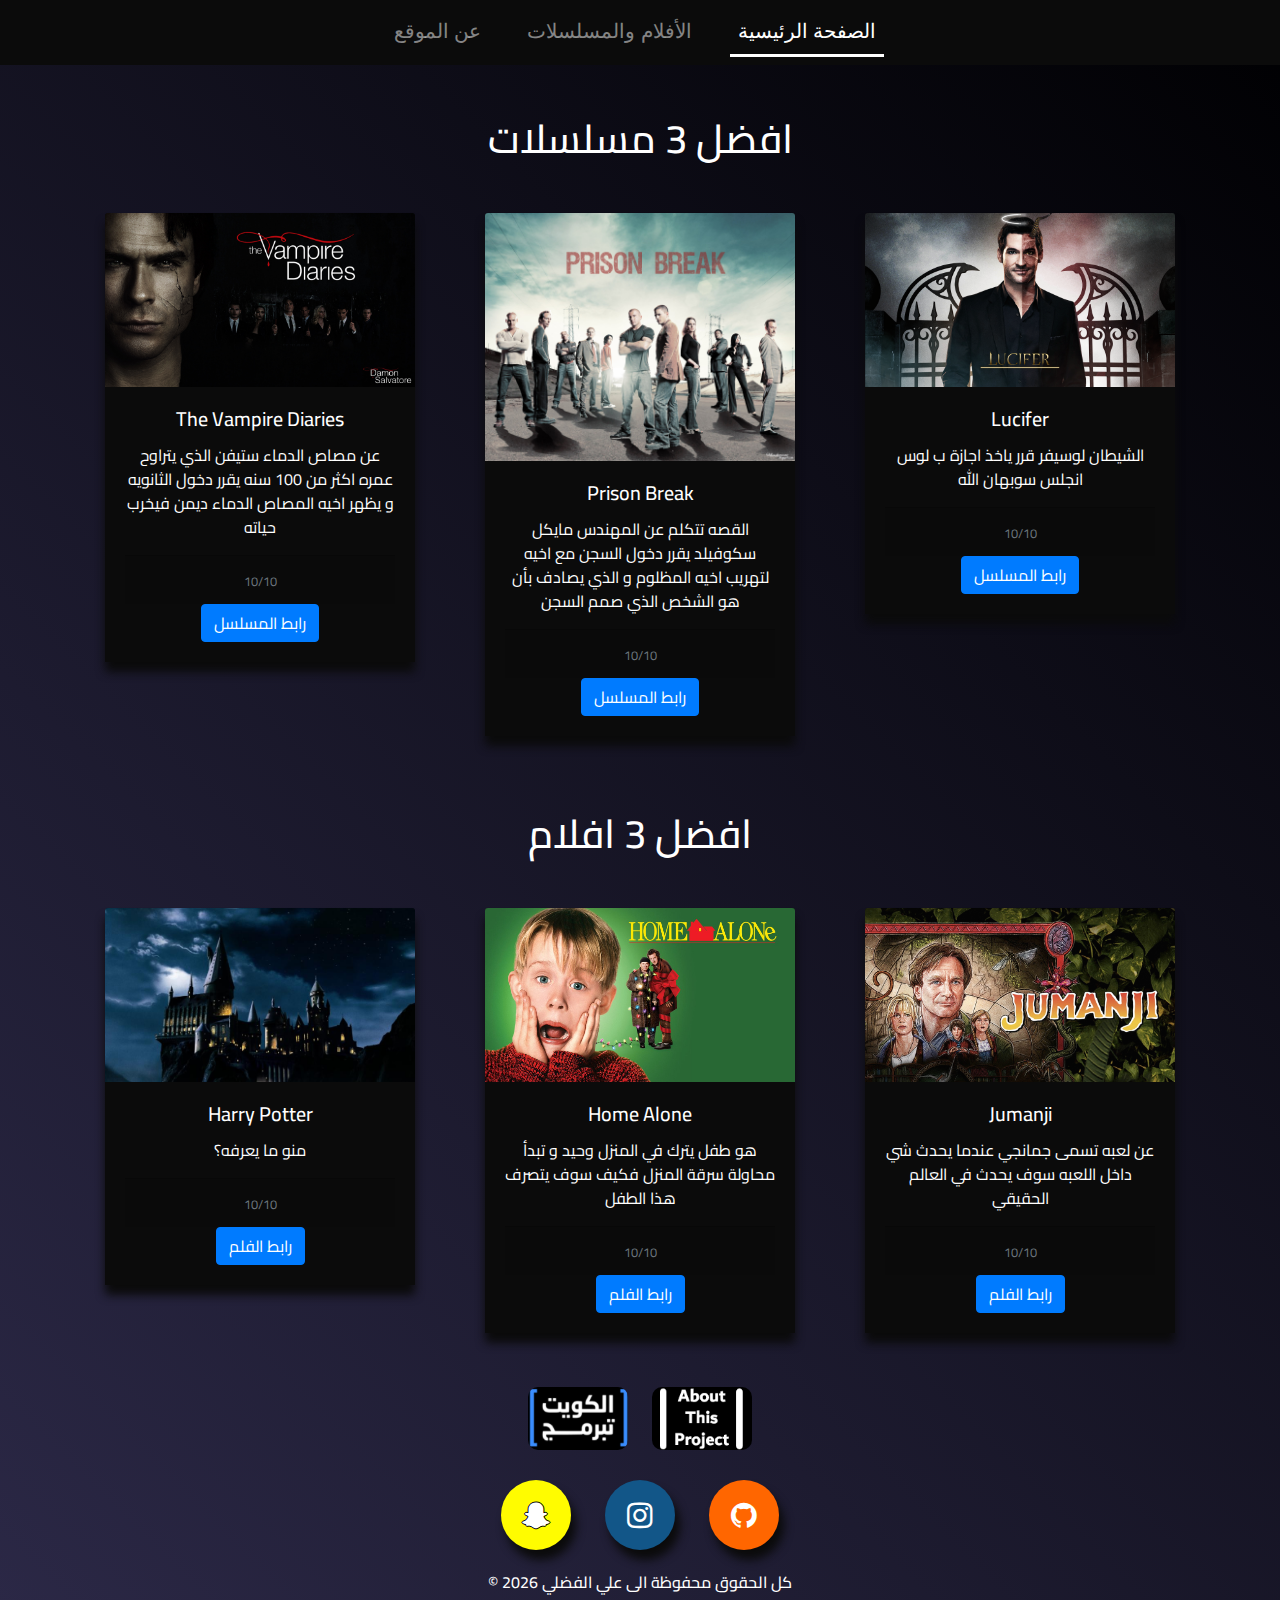
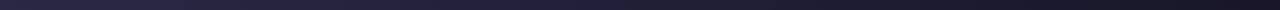
<file: index.html>
<!DOCTYPE html>
<html>

<head>
    <meta name="viewport" content="width=device-width, initial-scale=1.0, maximum-scale=1.0, user-scalable=no" />
    <link rel="stylesheet" href="https://cdnjs.cloudflare.com/ajax/libs/font-awesome/4.7.0/css/font-awesome.min.css">
    <link href='https://fonts.googleapis.com/css?family=Cairo' rel='stylesheet'>
    <link rel="stylesheet" href="https://stackpath.bootstrapcdn.com/bootstrap/4.5.2/css/bootstrap.min.css"
        integrity="sha384-JcKb8q3iqJ61gNV9KGb8thSsNjpSL0n8PARn9HuZOnIxN0hoP+VmmDGMN5t9UJ0Z" crossorigin="anonymous">
    <link rel="stylesheet" href="css/index.css">

    <title>Home</title>
</head>

<nav class="navbar navbar-expand-lg navbar-dark navbar-custom">

    <button class="navbar-toggler" type="button" data-toggle="collapse" data-target="#navbarNav"
        aria-controls="navbarNav" aria-expanded="false" aria-label="Toggle navigation">
        <span class="navbar-toggler-icon"></span>
    </button>


    <div class="collapse navbar-collapse" id="navbarNav">
        <ul class="navbar-nav mx-auto">
            <li class="nav-item active">
                <a class="nav-link" href="#">الصفحة الرئيسية</a>
            </li>
            <li class="nav-item">
                <a class="nav-link" href="./page/tv.html">الأفلام والمسلسلات</a>
            </li>
            <li class="nav-item">
                <a class="nav-link" href="./page/about.html">عن الموقع</a>
            </li>
        </ul>
    </div>
</nav>


<body>
    <!-- Button -->

    <!-- Header -->




    <div class="container">

        <h1>افضل 3 مسلسلات</h1>
    <!-- Grid -->
    <div class="row row-cols-1 row-cols-md-3">
        <div class="col mb-4">
            <div class="card">
                <img src="./images/vampirediaries.jpg" class="card-img-top" alt="...">
                <div class="card-body">
                    <h5 class="card-title">The Vampire Diaries</h5>
                    <p class="card-text">عن مصاص الدماء ستيفن الذي يتراوح عمره اكثر من 100 سنه يقرر دخول الثانويه و يظهر اخيه المصاص الدماء ديمن فيخرب حياته</p>
                    <div class="card-footer">
                        <small class="text-muted">10/10</small>
                    </div>
                    <a href="https://www.imdb.com/title/tt1405406/?ref_=nv_sr_srsg_0" target="_blank" class="btn btn-primary">رابط
                        المسلسل</a>
                </div>
            </div>
        </div>
        <div class="col mb-4">
            <div class="card">
                <img src="./images/prisonbreak.jpg" class="card-img-top" alt="...">
                <div class="card-body border-0">
                    <h5 class="card-title">Prison Break</h5>
                    <p class="card-text">القصه تتكلم عن المهندس مايكل سكوفيلد يقرر دخول السجن مع اخيه لتهريب اخيه المظلوم و الذي يصادف بأن هو الشخص الذي صمم السجن</p>
                    <div class="card-footer">
                        <small class="text-muted">10/10</small>
                    </div>
                    <a href="https://www.imdb.com/title/tt0455275/?ref_=nv_sr_srsg_0" target="_blank" class="btn btn-primary">رابط
                        المسلسل</a>
                </div>
            </div>
        </div>

        <div class="col mb-4">
            <div class="card">
                <img src="./images/lucifer.png" class="card-img-top" alt="...">
                <div class="card-body">
                    <h5 class="card-title">Lucifer</h5>
                    <p class="card-text">الشيطان لوسيفر قرر ياخذ اجازة ب لوس انجلس سوبهان الله</p>
                    <div class="card-footer">
                        <small class="text-muted">10/10</small>
                    </div>
                    <a href="https://www.imdb.com/title/tt4052886/" target="_blank" class="btn btn-primary">رابط المسلسل</a>
                </div>
            </div>
        </div>
    </div>

    <h1>افضل 3 افلام</h1>
    <div class="row row-cols-1 row-cols-md-3">
        <div class="col mb-4">

                <div class="card">
                    <img src="./images/harrypotter.jpg" class="card-img-top" alt="...">
                    <div class="card-body">
                        <h5 class="card-title">Harry Potter</h5>
                        <p class="card-text">منو ما يعرفه؟</p>
                        <div class="card-footer">
                            <small class="text-muted">10/10</small>
                        </div>
                        <a href="https://www.imdb.com/list/ls072049366/" target="_blank" class="btn btn-primary">رابط الفلم</a>
                    </div>
                </div>
            </div>

            <div class="col mb-4">
                <div class="card">
                    <img src="./images/homealone.jpg" class="card-img-top" alt="...">
                    <div class="card-body">
                        <h5 class="card-title">Home Alone</h5>
                        <p class="card-text">هو طفل يترك في المنزل وحيد و تبدأ محاولة سرقة المنزل فكيف سوف يتصرف هذا الطفل</p>
                        <div class="card-footer">
                            <small class="text-muted">10/10</small>
                        </div>
                        <a href="https://www.imdb.com/title/tt0099785/" target="_blank" class="btn btn-primary">رابط الفلم</a>
                    </div>
                </div>
            </div>

            <div class="col mb-4">
                <div class="card">
                    <img src="./images/jumanji.jpg" class="card-img-top" alt="...">
                    <div class="card-body">
                        <h5 class="card-title">Jumanji</h5>
                        <p class="card-text">عن لعبه تسمى جمانجي عندما يحدث شي داخل اللعبه سوف يحدث في العالم الحقيقي</p>
                        <div class="card-footer">
                            <small class="text-muted">10/10</small>
                        </div>
                        <a href="https://www.imdb.com/title/tt0113497/" target="_blank" class="btn btn-primary">رابط الفلم</a>
                    </div>
                </div>
            </div>
        </div>


        <!-- Footer -->
        <footer id="footer">
            <img src="./images/kuwait.png" onclick="window.open('https://code.kw/')">

            <a href="./page/about.html">
                <img src="./images/about.png">
            </a>

            <ul>
                <li><a href="https://www.snapchat.com/add/aliahmad2a" target="_blank" class="fa fa-snapchat-ghost"></a></li>
                <li><a href="https://www.instagram.com/6upc/" target="_blank" class="fa fa-instagram"></a></li>
                <li><a href="https://github.com/Ali-9005" target="_blank" class="fa fa-github"></a></li>
            </ul>

            <p id="copyrights"></p>
        </footer>
    </div>
</div>

    <script src="https://code.jquery.com/jquery-3.5.1.slim.min.js"
        integrity="sha384-DfXdz2htPH0lsSSs5nCTpuj/zy4C+OGpamoFVy38MVBnE+IbbVYUew+OrCXaRkfj" crossorigin="anonymous">
    </script>
    <script src="https://cdn.jsdelivr.net/npm/popper.js@1.16.1/dist/umd/popper.min.js"
        integrity="sha384-9/reFTGAW83EW2RDu2S0VKaIzap3H66lZH81PoYlFhbGU+6BZp6G7niu735Sk7lN" crossorigin="anonymous">
    </script>
    <script src="https://stackpath.bootstrapcdn.com/bootstrap/4.5.2/js/bootstrap.min.js"
        integrity="sha384-B4gt1jrGC7Jh4AgTPSdUtOBvfO8shuf57BaghqFfPlYxofvL8/KUEfYiJOMMV+rV" crossorigin="anonymous">
    </script>

    <script>
        let paragraphh = document.getElementById("copyrights");
        paragraphh.innerHTML = `© ${new Date().getFullYear()} كل الحقوق محفوظة الى علي الفضلي`
    </script>
</body>


<style>
    .top {
        position: relative;
        text-align: center;
        color: white;
    }

    header {
        margin-top: 20px;
        text-align: center;
        font-family: Cairo;
        font-weight: 600;
        size: 100px;
        height: 8rem;
    }

    header h1 {
        /* background-color: #0b0b0b; */
        margin: auto;
        width: fit-content;
        font-size: 3rem;
        color: white;
        position: absolute; 
        top: 100px; 
        left: 0; 
        width: 100%; 
        text-align: center;
        letter-spacing: 3px;
        text-shadow: 1px 2px 1px #0b0b0b;
    }



    .container {
        margin-top: 50px;
        font-family: Cairo;
        text-align: center;
    }
    .container h1 {
        color: white;
        margin: 30px;
    }

    @media screen and (max-width: 450px) {
        header h1 {
            top: 50px;
            font-size: 2.5rem;
        }
        .img-fluid {
            height: 300px;
        }
    }
</style>

</html>
</file>
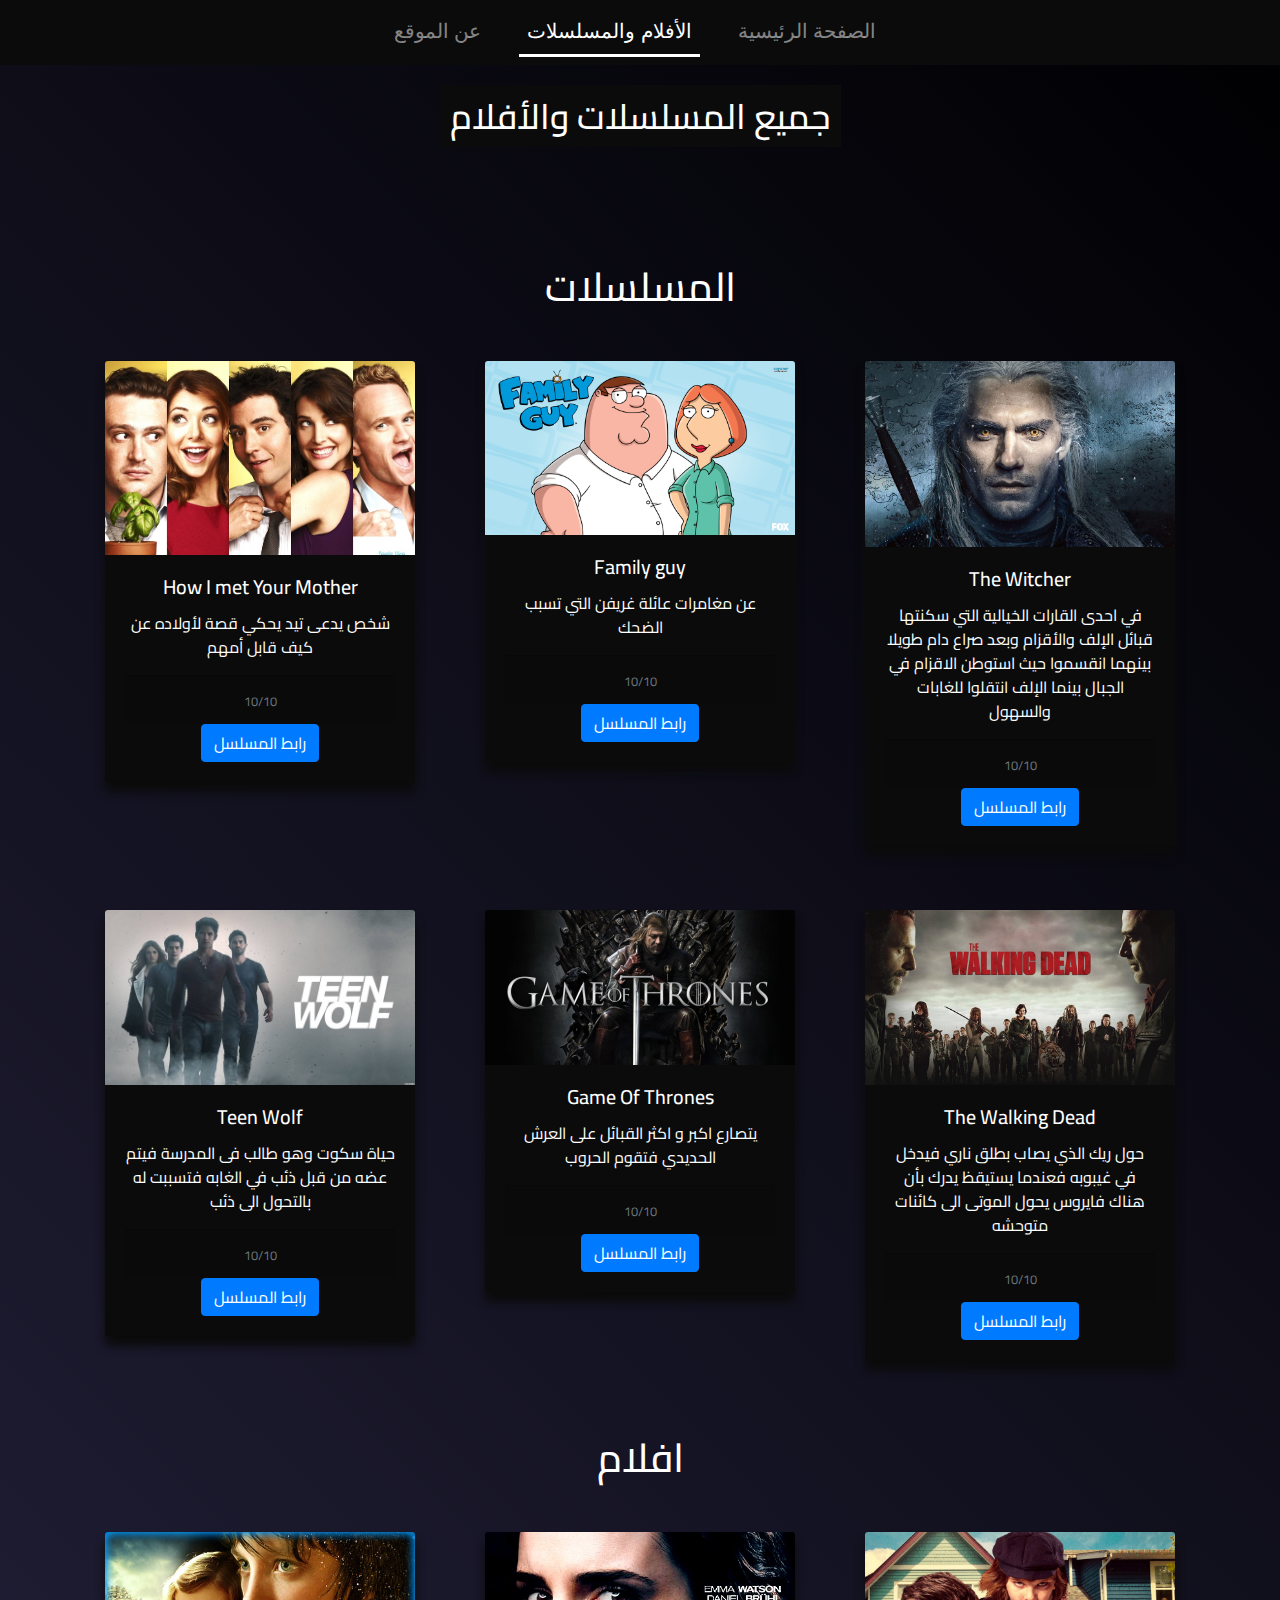
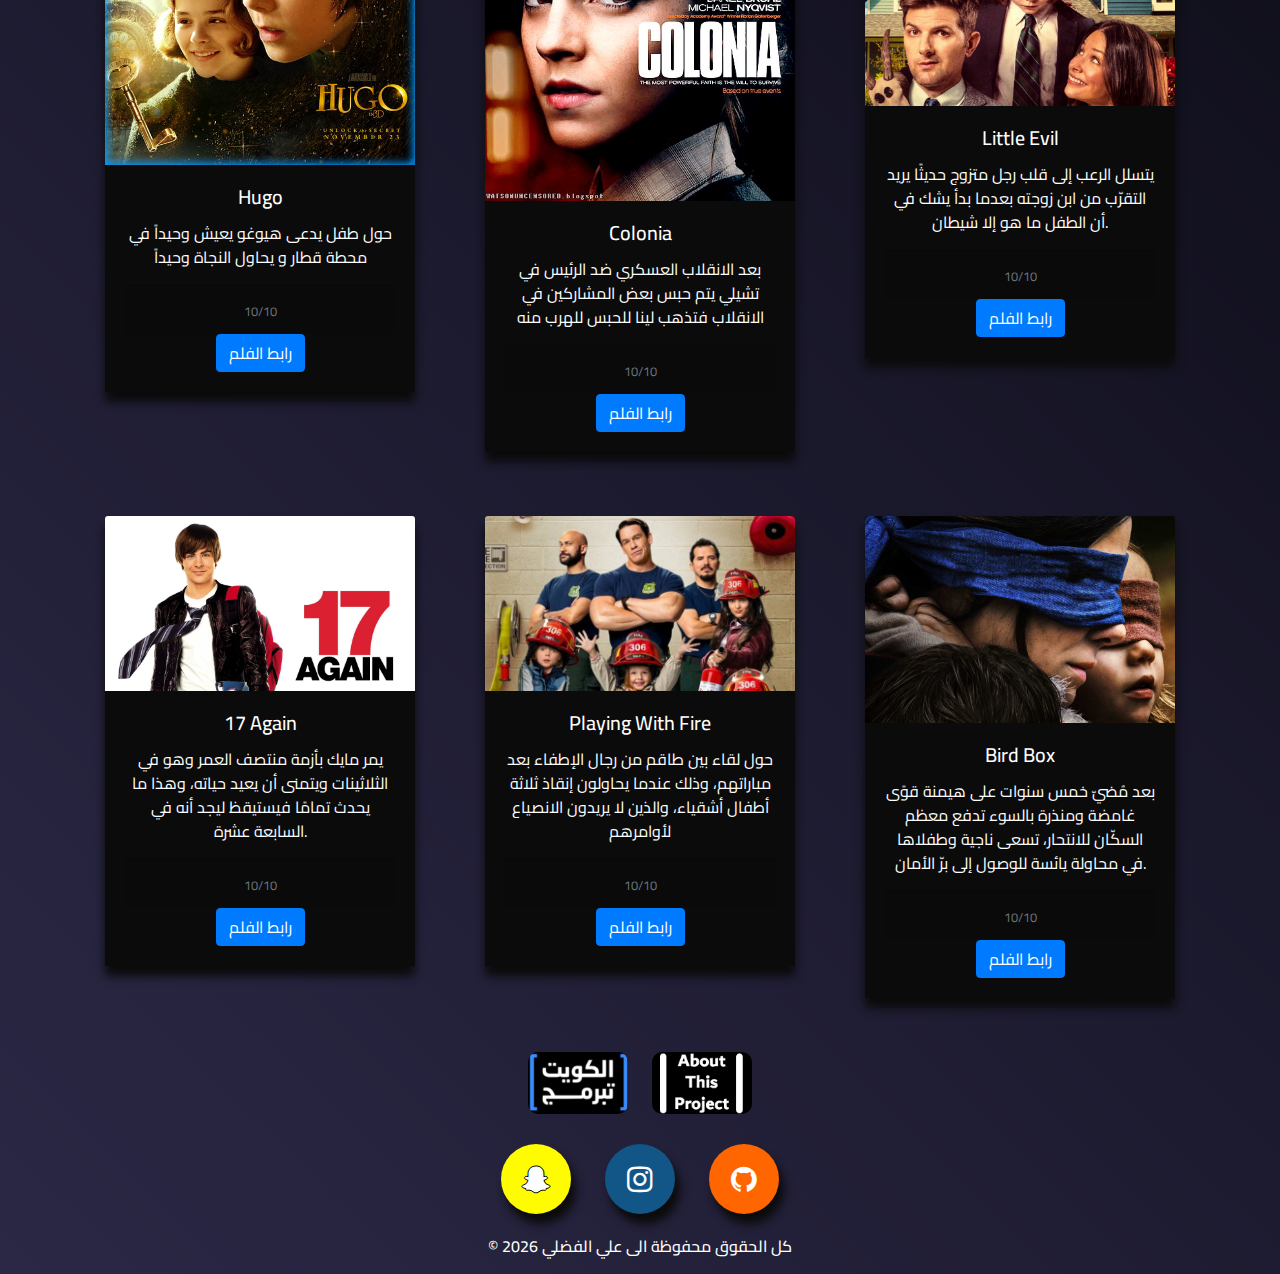
<file: page/tv.html>
<!DOCTYPE html>
<html>

<head>
    <meta name="viewport" content="width=device-width, initial-scale=1.0, maximum-scale=1.0, user-scalable=no" />
    <link rel="stylesheet" href="https://cdnjs.cloudflare.com/ajax/libs/font-awesome/4.7.0/css/font-awesome.min.css">
    <link href='https://fonts.googleapis.com/css?family=Cairo' rel='stylesheet'>
    <link rel="stylesheet" href="https://stackpath.bootstrapcdn.com/bootstrap/4.5.2/css/bootstrap.min.css"
        integrity="sha384-JcKb8q3iqJ61gNV9KGb8thSsNjpSL0n8PARn9HuZOnIxN0hoP+VmmDGMN5t9UJ0Z" crossorigin="anonymous">
    <link rel="stylesheet" href="../css/index.css">

    <title>TV And Series</title>
</head>

<nav class="navbar navbar-expand-lg navbar-dark navbar-custom">

    <button class="navbar-toggler" type="button" data-toggle="collapse" data-target="#navbarNav"
        aria-controls="navbarNav" aria-expanded="false" aria-label="Toggle navigation">
        <span class="navbar-toggler-icon"></span>
    </button>


    <div class="collapse navbar-collapse" id="navbarNav">
        <ul class="navbar-nav mx-auto">
            <li class="nav-item">
                <a class="nav-link" href="../index.html">الصفحة الرئيسية</a>
            </li>
            <li class="nav-item active">
                <a class="nav-link" href="#">الأفلام والمسلسلات</a>
            </li>
            <li class="nav-item">
                <a class="nav-link" href="./about.html">عن الموقع</a>
            </li>
        </ul>
    </div>
</nav>

<body>
    <!-- Button -->

    <!-- Header -->
    <header>
        <h1>جميع المسلسلات والأفلام</h1>
    </header>



    <div class="container">

        <h1>المسلسلات</h1>
        <!-- Grid -->
        <div class="row row-cols-1 row-cols-md-3">
            <div class="col mb-4">
                <div class="card">
                    <img src="../images/himym.jpg" class="card-img-top" alt="...">
                    <div class="card-body">
                        <h5 class="card-title">How I met Your Mother</h5>
                        <p class="card-text">شخص يدعى تيد يحكي قصة لأولاده عن كيف قابل أمهم</p>
                        <div class="card-footer">
                            <small class="text-muted">10/10</small>
                        </div>
                        <a href="https://www.imdb.com/title/tt0460649/" target="_blank" class="btn btn-primary">رابط
                            المسلسل</a>
                    </div>
                </div>
            </div>
            <div class="col mb-4">
                <div class="card">
                    <img src="../images/familyguy.jpg" class="card-img-top" alt="...">
                    <div class="card-body">
                        <h5 class="card-title">Family guy</h5>
                        <p class="card-text"> عن مغامرات عائلة غريفن التي تسبب الضحك</p>
                        <div class="card-footer">
                            <small class="text-muted">10/10</small>
                        </div>
                        <a href="https://www.imdb.com/title/tt0182576/?ref_=nv_sr_srsg_0" target="_blank" class="btn btn-primary">رابط
                            المسلسل</a>
                    </div>
                </div>
            </div>
            <div class="col mb-4">
                <div class="card">
                    <img src="../images/th.jpg" class="card-img-top" alt="...">
                    <div class="card-body">
                        <h5 class="card-title">The Witcher</h5>
                        <p class="card-text">في احدى القارات الخيالية التي سكنتها قبائل الإلف والأقزام وبعد صراع دام طويلا بينهما انقسموا حيث استوطن الاقزام في الجبال بينما الإلف انتقلوا للغابات والسهول</p>
                        <div class="card-footer">
                            <small class="text-muted">10/10</small>
                        </div>
                        <a href="https://www.imdb.com/title/tt5180504/?ref_=nv_sr_srsg_0" target="_blank" class="btn btn-primary">رابط
                            المسلسل</a>
                    </div>
                </div>
            </div>
            <div class="col mb-4">
                <div class="card">
                    <img src="../images/teenwolf.jpg" class="card-img-top" alt="...">
                    <div class="card-body border-0">
                        <h5 class="card-title">Teen Wolf</h5>
                        <p class="card-text">حياة سكوت وهو طالب فى المدرسة فيتم عضه من قبل ذئب في الغابه فتسببت له بالتحول الى ذئب</p>
                        <div class="card-footer">
                            <small class="text-muted">10/10</small>
                        </div>
                        <a href="https://www.imdb.com/title/tt1567432/?ref_=nv_sr_srsg_0" target="_blank" class="btn btn-primary">رابط
                            المسلسل</a>
                    </div>
                </div>
            </div>

            <div class="col mb-4">
                <div class="card">
                    <img src="../images/got.jpg" class="card-img-top" alt="...">
                    <div class="card-body">
                        <h5 class="card-title">Game Of Thrones</h5>
                        <p class="card-text">يتصارع اكبر و اكثر القبائل على العرش الحديدي فتقوم الحروب</p>
                        <div class="card-footer">
                            <small class="text-muted">10/10</small>
                        </div>
                        <a href="https://www.imdb.com/title/tt0944947/?ref_=nv_sr_srsg_0" target="_blank" class="btn btn-primary">رابط المسلسل</a>
                    </div>
                </div>
            </div>

            <div class="col mb-4">
                <div class="card">
                    <img src="../images/thewalkingdead.jpg" class="card-img-top" alt="...">
                    <div class="card-body">
                        <h5 class="card-title">The Walking Dead</h5>
                        <p class="card-text">حول ريك الذي يصاب بطلق ناري فيدخل في غيبوبه فعندما يستيقظ يدرك بأن هناك فايروس يحول الموتى الى كائنات متوحشه</p>
                        <div class="card-footer">
                            <small class="text-muted">10/10</small>
                        </div>
                        <a href="https://www.imdb.com/title/tt1520211/?ref_=nv_sr_srsg_0 " target="_blank" class="btn btn-primary">رابط
                            المسلسل</a>
                    </div>
                </div>
            </div>
        </div>


        <h1>افلام</h1>
        <div class="row row-cols-1 row-cols-md-3">
            <div class="col mb-4">

                <div class="card">
                    <img src="../images/hugo.jpg" class="card-img-top" alt="...">
                    <div class="card-body">
                        <h5 class="card-title">Hugo</h5>
                        <p class="card-text">حول طفل يدعى هيوغو يعيش وحيداً في محطة قطار و يحاول النجاة وحيداً</p>
                        <div class="card-footer">
                            <small class="text-muted">10/10</small>
                        </div>
                        <a href="https://www.imdb.com/title/tt0970179/?ref_=nv_sr_srsg_3" target="_blank" class="btn btn-primary">رابط الفلم</a>
                    </div>
                </div>
            </div>

            <div class="col mb-4">
                <div class="card">
                    <img src="../images/colonia.jpg" class="card-img-top" alt="...">
                    <div class="card-body">
                        <h5 class="card-title">Colonia</h5>
                        <p class="card-text">بعد الانقلاب العسكري ضد الرئيس في تشيلي يتم حبس بعض المشاركين في الانقلاب فتذهب لينا للحبس للهرب منه</p>
                        <div class="card-footer">
                            <small class="text-muted">10/10</small>
                        </div>
                        <a href="https://www.imdb.com/title/tt4005402/?ref_=nv_sr_srsg_0" target="_blank" class="btn btn-primary">رابط الفلم</a>
                    </div>
                </div>
            </div>

            <div class="col mb-4">
                <div class="card">
                    <img src="../images/little-evil.jpg" class="card-img-top" alt="...">
                    <div class="card-body">
                        <h5 class="card-title">Little Evil</h5>
                        <p class="card-text">يتسلل الرعب إلى قلب رجل متزوج حديثًا يريد التقرّب من ابن زوجته بعدما بدأ يشك في أن الطفل ما هو إلا شيطان.</p>
                        <div class="card-footer">
                            <small class="text-muted">10/10</small>
                        </div>
                        <a href="https://www.imdb.com/title/tt2937366/?ref_=nv_sr_srsg_0" target="_blank" class="btn btn-primary">رابط الفلم</a>
                    </div>
                </div>
            </div>

            <div class="col mb-4">
                <div class="card">
                    <img src="../images/17-Again.jpg" class="card-img-top" alt="...">
                    <div class="card-body">
                        <h5 class="card-title">17 Again</h5>
                        <p class="card-text">يمر مايك بأزمة منتصف العمر وهو في الثلاثينات ويتمنى أن يعيد حياته، وهذا ما يحدث تمامًا فيستيقظ ليجد أنه في السابعة عشرة.</p>
                        <div class="card-footer">
                            <small class="text-muted">10/10</small>
                        </div>
                        <a href="https://www.imdb.com/title/tt0974661/?ref_=nv_sr_srsg_0" target="_blank" class="btn btn-primary">رابط الفلم</a>
                    </div>
                </div>
            </div>

            <div class="col mb-4">
                <div class="card">
                    <img src="../images/play-with-fire.jpg" class="card-img-top" alt="...">
                    <div class="card-body">
                        <h5 class="card-title">Playing With Fire</h5>
                        <p class="card-text">حول لقاء بين طاقم من رجال الإطفاء بعد مباراتهم، وذلك عندما يحاولون إنقاذ ثلاثة أطفال أشقياء، والذين لا يريدون الانصياع لأوامرهم</p>
                        <div class="card-footer">
                            <small class="text-muted">10/10</small>
                        </div>
                        <a href="https://www.imdb.com/title/tt9134216/?ref_=nv_sr_srsg_0" target="_blank" class="btn btn-primary">رابط الفلم</a>
                    </div>
                </div>
            </div>

            <div class="col mb-4">
                <div class="card">
                    <img src="../images/bird-box.jpg" class="card-img-top" alt="...">
                    <div class="card-body">
                        <h5 class="card-title">Bird Box</h5>
                        <p class="card-text">بعد مُضيّ خمس سنوات على هيمنة قوًى غامضة ومنذرة بالسوء تدفع معظم السكّان للانتحار، تسعى ناجية وطفلاها في محاولة يائسة للوصول إلى برّ الأمان.</p>
                        <div class="card-footer">
                            <small class="text-muted">10/10</small>
                        </div>
                        <a href="https://www.imdb.com/title/tt2737304/?ref_=nv_sr_srsg_0" target="_blank" class="btn btn-primary">رابط الفلم</a>
                    </div>
                </div>
            </div>
        </div>


        <!-- Footer -->
        <footer id="footer">
            <img src="../images/kuwait.png" onclick="window.open('https://code.kw/')">
            
            <a href="./about.html">
                <img src="../images/about.png">
            </a>

            <ul>
                <li><a href="https://www.snapchat.com/add/aliahmad2a" target="_blank" class="fa fa-snapchat-ghost"></a></li>
                <li><a href="https://www.instagram.com/6upc/" target="_blank" class="fa fa-instagram"></a></li>
                <li><a href="https://github.com/Ali-9005" target="_blank" class="fa fa-github"></a></li>
            </ul>

            <p id="copyrights"></p>
        </footer>
    </div>

    <script src="https://code.jquery.com/jquery-3.5.1.slim.min.js"
        integrity="sha384-DfXdz2htPH0lsSSs5nCTpuj/zy4C+OGpamoFVy38MVBnE+IbbVYUew+OrCXaRkfj" crossorigin="anonymous">
    </script>
    <script src="https://cdn.jsdelivr.net/npm/popper.js@1.16.1/dist/umd/popper.min.js"
        integrity="sha384-9/reFTGAW83EW2RDu2S0VKaIzap3H66lZH81PoYlFhbGU+6BZp6G7niu735Sk7lN" crossorigin="anonymous">
    </script>
    <script src="https://stackpath.bootstrapcdn.com/bootstrap/4.5.2/js/bootstrap.min.js"
        integrity="sha384-B4gt1jrGC7Jh4AgTPSdUtOBvfO8shuf57BaghqFfPlYxofvL8/KUEfYiJOMMV+rV" crossorigin="anonymous">
    </script>

    <script>
        let paragraphh = document.getElementById("copyrights");
        paragraphh.innerHTML = `© ${new Date().getFullYear()} كل الحقوق محفوظة الى علي الفضلي`
    </script>
</body>


<style>
    header {
        margin-top: 20px;
        text-align: center;
        font-family: Cairo;
        font-weight: 600;
        size: 100px;
        height: 8rem;
    }

    header h1 {
        background-color: #0b0b0b;
        margin: auto;
        width: fit-content;
        padding: 10px;
        font-size: 35px;
        color: white;
    }

    .container {
        margin-top: 50px;
        font-family: Cairo;
        text-align: center;
    }

    .container h1 {
        color: white;
        margin: 30px;
    }

 



</style>

</html>
</file>
<file: css/index.css>
body {
    background: linear-gradient(45deg, rgb(43, 40, 70) 0%, rgb(0, 0, 2) 100%) no-repeat;
}
nav {direction: rtl; font-size: 20px;}

.container {
    min-height: calc(100vh - 70px);
}
.active {
    border-bottom: 3px solid white;
}

.card-body {
    background-color: #0b0b0b;
}

.card {
    color: white;
    background-color: #0b0b0b;
    transition: all .3s ease-in-out;
    margin: 20px;
    border: none;
    box-shadow: 0px 10px 10px #0b0b0b;
}

.card:hover {
    transform: scale(1.1);
}

.card img {
    transition: all .2s ease-in-out;
}

.card img:hover {
    border-style: solid;
    border-color: #0b0b0b;
    transform: scale(1.1);
}  

.nav-item {
    margin-left: 30px;
}

.navbar-custom { 
    background-color: #0b0b0b; 
} 
footer ul {
    padding: 0;
    margin: 0 auto;
}

footer li {
    list-style-type: none;
    display: inline-block;
    text-align: center;
}

footer {
    text-align: center;
    font-family: Cairo;
    font-weight: 500;
    size: 22px;
    color: white;
}

footer img {

    cursor: pointer;
    width: 6rem;
    transition: all .3s ease-in-out;
    border-radius: 10px;
    width: 100px;

    transition: all 0.3s ease-out;
    margin: 10px;
}

footer img:hover {
    transform: scale(1.2);
    box-shadow: 0px 10px 40px black;
}

.fa {
    padding: 20px;
    font-size: 30px;
    width: 70px;
    text-align: center;
    text-decoration: none;
    margin: 20px 15px;
    border-radius: 50%;
    transition: all .3s ease-in-out;
    box-shadow: 5px 10px 10px #0b0b0b;
}

.fa:hover {
    text-decoration: none;
    color: white;
    opacity: 0.9;
    transform: scale(1.2);
    box-shadow: 0px 15px 20px #0b0b0b;
}


.fa-snapchat-ghost {
    background: #fffc00;
    color: white;
    text-shadow: -1px 0 black, 0 1px black, 1px 0 black, 0 -1px black;
}

.fa-instagram {
    background: #125688;
    color: white;
}

.fa-github {
    background: #ff6600;
    color: white;
}
</file>
